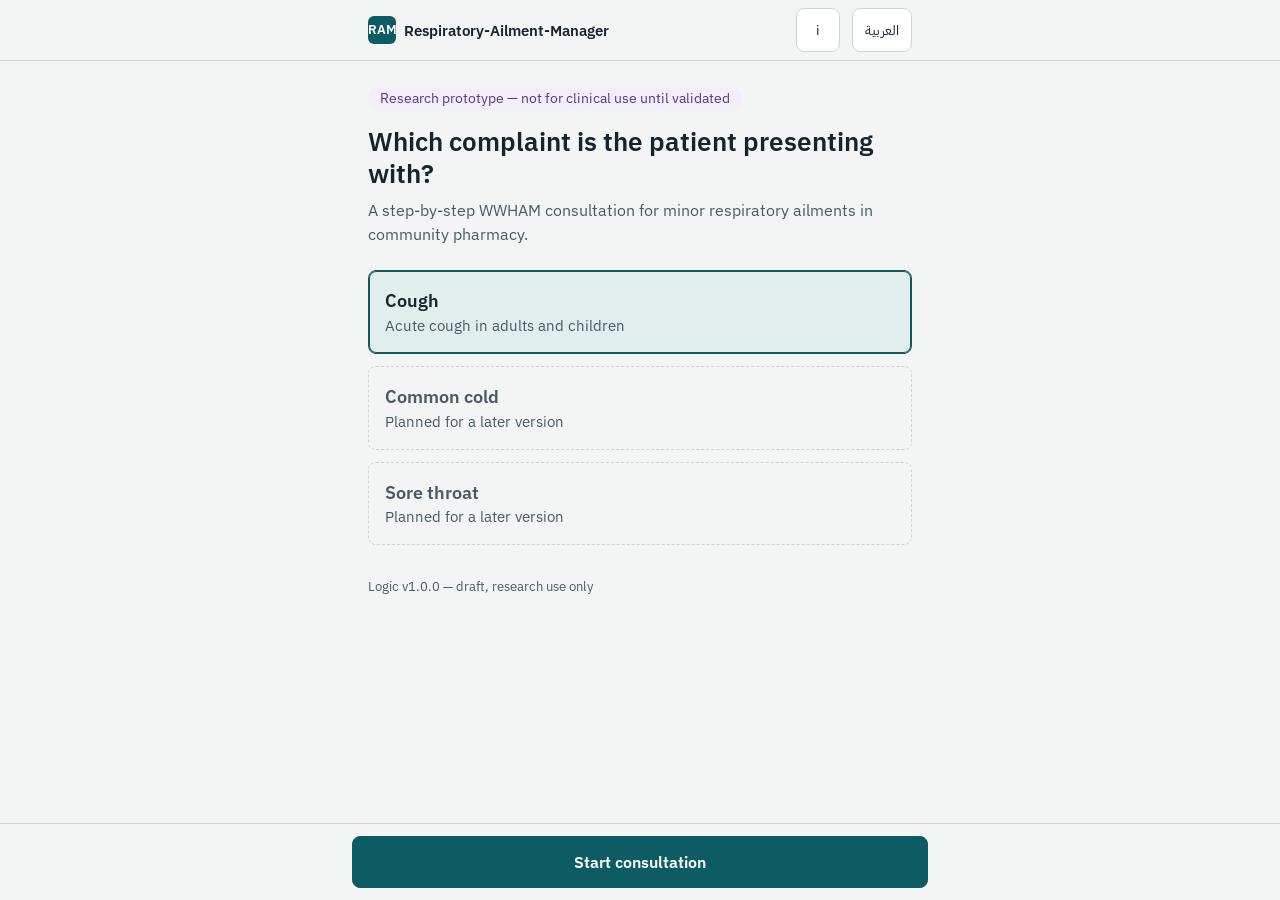
<file: index.html>
<!doctype html>
<html lang="en" dir="ltr">
<head>
<meta charset="utf-8">
<meta name="viewport" content="width=device-width, initial-scale=1, viewport-fit=cover">
<meta name="theme-color" content="#0D5C63">
<meta name="description" content="Research prototype: WWHAM consultation support for minor respiratory ailments in community pharmacy.">
<title>Respiratory-Ailment-Manager</title>
<link rel="manifest" href="manifest.webmanifest">
<link rel="icon" href="icons/icon-192.png">
<link rel="apple-touch-icon" href="icons/icon-192.png">
<link rel="stylesheet" href="css/app.css">
</head>
<body>
<div id="app"></div>
<noscript>This app needs JavaScript.</noscript>
<script type="module" src="js/app.js"></script>
</body>
</html>
</file>
<file: css/app.css>
@font-face { font-family: "Plex"; src: url("../vendor/fonts/ibm-plex-sans-latin-400-normal.woff2") format("woff2"); font-weight: 400; font-display: swap; unicode-range: U+0000-00FF, U+2010-2027, U+2190-2199, U+2264-2265; }
@font-face { font-family: "Plex"; src: url("../vendor/fonts/ibm-plex-sans-latin-600-normal.woff2") format("woff2"); font-weight: 600; font-display: swap; unicode-range: U+0000-00FF, U+2010-2027, U+2190-2199, U+2264-2265; }
@font-face { font-family: "Plex"; src: url("../vendor/fonts/ibm-plex-sans-arabic-arabic-400-normal.woff2") format("woff2"); font-weight: 400; font-display: swap; unicode-range: U+0600-06FF, U+0750-077F, U+FB50-FDFF, U+FE70-FEFF; }
@font-face { font-family: "Plex"; src: url("../vendor/fonts/ibm-plex-sans-arabic-arabic-600-normal.woff2") format("woff2"); font-weight: 600; font-display: swap; unicode-range: U+0600-06FF, U+0750-077F, U+FB50-FDFF, U+FE70-FEFF; }

:root {
  color-scheme: light;
  --ink: #16242B; --ink-2: #4A5A63; --paper: #F3F5F4; --surface: #FFFFFF; --line: #CBD4D6;
  --teal: #0D5C63; --teal-ink: #0A474D; --teal-tint: #E2EEEE; --on-teal: #FFFFFF;
  --urgent: #B42318; --urgent-tint: #FDECEA; --soon: #8A5300; --soon-tint: #FFF3DC;
  --clear: #0F6B45; --clear-tint: #E7F4EC; --violet: #5B3A86; --violet-tint: #F3EEF9;
  --r-control: 8px; --r-sheet: 16px;
  --s1: 4px; --s2: 8px; --s3: 12px; --s4: 16px; --s5: 24px; --s6: 32px; --s7: 48px;
  --font: "Plex", "IBM Plex Sans", "IBM Plex Sans Arabic", "Segoe UI", "Noto Sans Arabic", Tahoma, system-ui, sans-serif;
  box-sizing: border-box;
  padding-top: env(safe-area-inset-top, 0px);
  padding-bottom: env(safe-area-inset-bottom, 0px);
}
@media (prefers-color-scheme: dark) {
  :root:not([data-theme="light"]) {
    color-scheme: dark;
    --ink: #E4EBEC; --ink-2: #A8B7BC; --paper: #0D1618; --surface: #142024; --line: #2D3F44;
    --teal: #63C3CB; --teal-ink: #8AD6DC; --teal-tint: #12343A; --on-teal: #03191C;
    --urgent: #FF9C92; --urgent-tint: #3A1613; --soon: #F2B85F; --soon-tint: #33250E;
    --clear: #74D4A6; --clear-tint: #10301F; --violet: #C7AEF0; --violet-tint: #241A33;
  }
}
:root[data-theme="dark"] {
  color-scheme: dark;
  --ink: #E4EBEC; --ink-2: #A8B7BC; --paper: #0D1618; --surface: #142024; --line: #2D3F44;
  --teal: #63C3CB; --teal-ink: #8AD6DC; --teal-tint: #12343A; --on-teal: #03191C;
  --urgent: #FF9C92; --urgent-tint: #3A1613; --soon: #F2B85F; --soon-tint: #33250E;
  --clear: #74D4A6; --clear-tint: #10301F; --violet: #C7AEF0; --violet-tint: #241A33;
}
*, *::before, *::after { box-sizing: inherit; }
html { scroll-padding-top: calc(env(safe-area-inset-top, 0px) + 140px); -webkit-text-size-adjust: 100%; }
body { margin: 0; background: var(--paper); color: var(--ink); font-family: var(--font); font-size: 1rem; line-height: 1.5; }
:lang(ar) body, body:lang(ar) { line-height: 1.7; }
button, input { font: inherit; color: inherit; }
img, svg { max-width: 100%; }
.visually-hidden { position: absolute !important; width: 1px; height: 1px; overflow: hidden; clip: rect(0 0 0 0); white-space: nowrap; }
:focus-visible { outline: 3px solid var(--teal); outline-offset: 2px; }

/* ---------- top bar ---------- */
.topbar { position: sticky; top: env(safe-area-inset-top, 0px); z-index: 10; background: var(--paper); border-bottom: 1px solid var(--line); }
body::before { content: ""; position: fixed; inset: 0 0 auto; height: env(safe-area-inset-top, 0px); background: var(--paper); z-index: 11; }
.topbar-row { max-width: 36rem; margin: 0 auto; display: flex; align-items: center; gap: var(--s3); padding: var(--s2) var(--s4); min-height: 56px; }
.brand { min-height: 44px; font-weight: 600; font-size: 0.95rem; flex: 1; min-width: 0; display: flex; align-items: center; gap: var(--s2); background: none; border: 0; padding: 0; text-align: start; cursor: pointer; }
.brand-mark { width: 28px; height: 28px; border-radius: 6px; background: var(--teal); color: var(--on-teal); display: grid; place-items: center; font-size: 0.8rem; flex: none; }
.brand-name { overflow: hidden; text-overflow: ellipsis; white-space: nowrap; }
.chip-btn { min-height: 44px; min-width: 44px; padding: 0 var(--s3); border: 1px solid var(--line); border-radius: var(--r-control); background: var(--surface); cursor: pointer; font-size: 0.9rem; }

/* ---------- WWHAM rail: the signature element ---------- */
.rail { max-width: 36rem; margin: 0 auto; display: grid; grid-template-columns: repeat(5, 1fr); gap: var(--s2); padding: 0 var(--s4) var(--s3); direction: ltr; }
.rail-step { display: flex; flex-direction: column; align-items: center; gap: 2px; }
.rail-letter { width: 100%; height: 44px; display: grid; place-items: center; font-size: 1.6rem; font-weight: 600; letter-spacing: 0; border-radius: var(--r-control); color: var(--ink-2); border: 1px solid var(--line); background: var(--surface); }
.rail-step[data-state="done"] .rail-letter { color: var(--teal); border-color: var(--teal); box-shadow: inset 0 -4px 0 var(--teal); }
.rail-step[data-state="current"] .rail-letter { background: var(--teal); border-color: var(--teal); color: var(--on-teal); }
.rail-step[data-state="referral"] .rail-letter { background: var(--urgent-tint); border-color: var(--urgent); color: var(--urgent); }

/* ---------- page ---------- */
main { max-width: 36rem; margin: 0 auto; padding: var(--s5) var(--s4) calc(120px + env(safe-area-inset-bottom, 0px)); }
h1 { font-size: 1.6rem; line-height: 1.25; font-weight: 600; margin: 0 0 var(--s2); }
h1:focus { outline: none; }
h2 { font-size: 1.15rem; line-height: 1.3; font-weight: 600; margin: var(--s6) 0 var(--s3); }
h3 { font-size: 1rem; font-weight: 600; margin: 0 0 var(--s1); }
p { margin: 0 0 var(--s3); }
.lead { color: var(--ink-2); max-width: 60ch; }
.step-count { color: var(--ink-2); font-size: 0.9rem; margin-bottom: var(--s1); }
.badge-research { display: inline-block; font-size: 0.85rem; color: var(--violet); background: var(--violet-tint); border-radius: 999px; padding: 2px var(--s3); margin-bottom: var(--s4); }

/* ---------- questions ---------- */
fieldset.q { border: 0; padding: 0; margin: 0 0 var(--s6); min-width: 0; }
.q-label { font-weight: 600; font-size: 1.05rem; padding: 0; margin-bottom: var(--s1); }
.q-hint { color: var(--ink-2); font-size: 0.9rem; margin: 0 0 var(--s3); }
.opts { display: grid; gap: var(--s2); }
.opts.two { grid-template-columns: 1fr 1fr; }
.opt { position: relative; display: flex; align-items: center; gap: var(--s3); min-height: 52px; padding: var(--s3) var(--s4); border: 1px solid var(--line); border-radius: var(--r-control); background: var(--surface); cursor: pointer; }
.opt input { position: absolute; opacity: 0; inset: 0; margin: 0; cursor: pointer; }
.opt-box { flex: none; width: 22px; height: 22px; border: 2px solid var(--ink-2); border-radius: 50%; display: grid; place-items: center; }
.opt input[type="checkbox"] + .opt-box { border-radius: 5px; }
.opt input:checked + .opt-box { border-color: var(--teal); background: var(--teal); }
.opt input:checked + .opt-box::after { content: ""; width: 10px; height: 6px; border: solid var(--on-teal); border-width: 0 0 2.5px 2.5px; transform: translateY(-1px) rotate(-45deg); }
.opt:has(input:checked) { border-color: var(--teal); background: var(--teal-tint); box-shadow: inset 0 0 0 1px var(--teal); }
.opt:has(input:focus-visible) { outline: 3px solid var(--teal); outline-offset: 2px; }
.opt-text { flex: 1; }
.q.has-error .opts .opt { border-color: var(--urgent); }
.q-error { color: var(--urgent); font-weight: 600; font-size: 0.9rem; margin-top: var(--s2); display: flex; gap: var(--s2); }
.q.redflags { background: var(--surface); border: 1px solid var(--line); border-inline-start: 6px solid var(--urgent); border-radius: var(--r-control); padding: var(--s4); }
.q.redflags .q-hint { color: var(--urgent); font-weight: 600; }
.q.redflags .opt { background: var(--paper); }
.error-banner { background: var(--urgent-tint); color: var(--urgent); border-radius: var(--r-control); padding: var(--s3) var(--s4); font-weight: 600; margin-bottom: var(--s4); }

/* ---------- action bar ---------- */
.actions { position: fixed; inset: auto 0 0 0; z-index: 9; background: var(--paper); border-top: 1px solid var(--line); padding: var(--s3) var(--s4) calc(var(--s3) + env(safe-area-inset-bottom, 0px)); }
.actions-row { max-width: 36rem; margin: 0 auto; display: flex; gap: var(--s3); }
.btn { min-height: 52px; padding: 0 var(--s5); border-radius: var(--r-control); border: 1px solid var(--line); background: var(--surface); font-weight: 600; cursor: pointer; display: inline-flex; align-items: center; justify-content: center; gap: var(--s2); text-decoration: none; }
.btn.primary { background: var(--teal); border-color: var(--teal); color: var(--on-teal); flex: 1; }
.btn.primary:disabled { opacity: 0.45; cursor: not-allowed; }
.btn.block { width: 100%; }
.btn.quiet { border-color: transparent; background: transparent; color: var(--teal); padding: 0 var(--s3); }

/* ---------- home ---------- */
.ailments { display: grid; gap: var(--s3); margin: var(--s5) 0; }
.ailment { display: block; width: 100%; text-align: start; padding: var(--s4); border: 1px solid var(--line); border-radius: var(--r-control); background: var(--surface); cursor: pointer; }
.ailment[aria-pressed="true"] { border-color: var(--teal); box-shadow: inset 0 0 0 1px var(--teal); background: var(--teal-tint); }
.ailment:disabled { cursor: default; color: var(--ink-2); background: transparent; border-style: dashed; }
.ailment-name { display: block; font-size: 1.15rem; font-weight: 600; }
.ailment-desc { display: block; color: var(--ink-2); font-size: 0.92rem; }

/* ---------- outcome bands ---------- */
.band { margin: calc(-1 * var(--s5)) calc(-1 * var(--s4)) var(--s5); padding: var(--s6) var(--s4) var(--s5); }
.band.urgent { background: var(--urgent); color: #fff; }
.band.soon { background: var(--soon-tint); color: var(--ink); border-bottom: 4px solid var(--soon); }
.band.clear { background: var(--clear-tint); border-bottom: 4px solid var(--clear); }
.band h1 { font-size: 2rem; margin-bottom: var(--s2); }
.band p { margin: 0; max-width: 55ch; }
:root[data-theme="dark"] .band.urgent, :root:not([data-theme="light"]) .band.urgent { color: #fff; }
@media (prefers-color-scheme: dark) { :root:not([data-theme="light"]) .band.urgent { background: #7A1A12; } }

.reason { border-inline-start: 4px solid var(--line); padding: var(--s1) 0 var(--s1) var(--s4); padding-inline-start: var(--s4); margin-bottom: var(--s4); }
.reason.urgent { border-color: var(--urgent); }
.reason.soon { border-color: var(--soon); }
.where { font-weight: 600; font-size: 0.92rem; color: var(--ink-2); margin-bottom: var(--s1); }
.meta { display: flex; flex-wrap: wrap; gap: var(--s2); margin-top: var(--s2); }
.tag { font-size: 0.8rem; border: 1px solid var(--line); border-radius: 999px; padding: 2px var(--s2); color: var(--ink-2); background: var(--surface); cursor: pointer; min-height: 28px; }
button.tag { font: inherit; font-size: 0.8rem; }
.tag.basis-local { border-color: var(--violet); color: var(--violet); }

.note { padding: var(--s3) var(--s4); border-radius: var(--r-control); background: var(--surface); border: 1px solid var(--line); margin-bottom: var(--s3); }
.note.caution { border-color: var(--soon); background: var(--soon-tint); }
.advice-list { list-style: none; padding: 0; margin: 0 0 var(--s4); counter-reset: adv; }
.advice-list li { padding: var(--s3) 0; border-bottom: 1px solid var(--line); }
.confirm { margin-top: var(--s4); }

/* ---------- medicine list & monograph ---------- */
.med { display: block; width: 100%; text-align: start; padding: var(--s4); border: 1px solid var(--line); border-radius: var(--r-control); background: var(--surface); margin-bottom: var(--s3); cursor: pointer; }
.med:hover { border-color: var(--teal); }
.med-name { font-size: 1.15rem; font-weight: 600; display: block; }
.med-class { color: var(--ink-2); font-size: 0.92rem; display: block; }
.med-dose { display: block; margin-top: var(--s2); }
.med-meta { display: flex; flex-wrap: wrap; gap: var(--s2); margin-top: var(--s2); font-size: 0.85rem; }
.pill { border-radius: 999px; padding: 1px var(--s2); background: var(--teal-tint); color: var(--teal-ink); }
.pill.warn { background: var(--soon-tint); color: var(--soon); }
.excluded { list-style: none; padding: 0; margin: 0; }
.excluded li { padding: var(--s3) 0; border-bottom: 1px dashed var(--line); color: var(--ink-2); }
.excluded strong { color: var(--ink); text-decoration: line-through; text-decoration-thickness: 1px; }
dl.mono { margin: 0; display: grid; grid-template-columns: 1fr; }
dl.mono div { padding: var(--s3) 0; border-bottom: 1px solid var(--line); }
dl.mono dt { font-weight: 600; font-size: 0.9rem; color: var(--ink-2); }
dl.mono dd { margin: 0; }
@media (min-width: 560px) { dl.mono div { display: grid; grid-template-columns: 11rem 1fr; gap: var(--s4); } }
.gap-text { color: var(--violet); }

pre.record { white-space: pre-wrap; background: var(--surface); border: 1px solid var(--line); border-radius: var(--r-control); padding: var(--s4); font-family: var(--font); font-size: 0.9rem; }
.footer-note { color: var(--ink-2); font-size: 0.82rem; margin-top: var(--s6); }
.toast { position: fixed; inset-inline: var(--s4); bottom: calc(96px + env(safe-area-inset-bottom, 0px)); max-width: 30rem; margin: 0 auto; background: var(--ink); color: var(--paper); padding: var(--s3) var(--s4); border-radius: var(--r-control); z-index: 30; }

/* ---------- evidence sheet ---------- */
dialog.sheet { border: 0; padding: 0; width: min(36rem, 100%); max-height: 85vh; margin: auto auto 0; border-radius: var(--r-sheet) var(--r-sheet) 0 0; background: var(--surface); color: var(--ink); }
dialog.sheet::backdrop { background: rgba(10, 20, 22, 0.5); }
.sheet-body { padding: var(--s5) var(--s4) calc(var(--s5) + env(safe-area-inset-bottom, 0px)); }
.sheet blockquote { margin: var(--s3) 0; padding-inline-start: var(--s3); border-inline-start: 3px solid var(--teal); direction: ltr; text-align: left; }
@media (prefers-reduced-motion: no-preference) {
  main.enter { animation: enter 160ms ease-out; }
  @keyframes enter { from { opacity: 0; transform: translateY(6px); } to { opacity: 1; transform: none; } }
}
</file>
